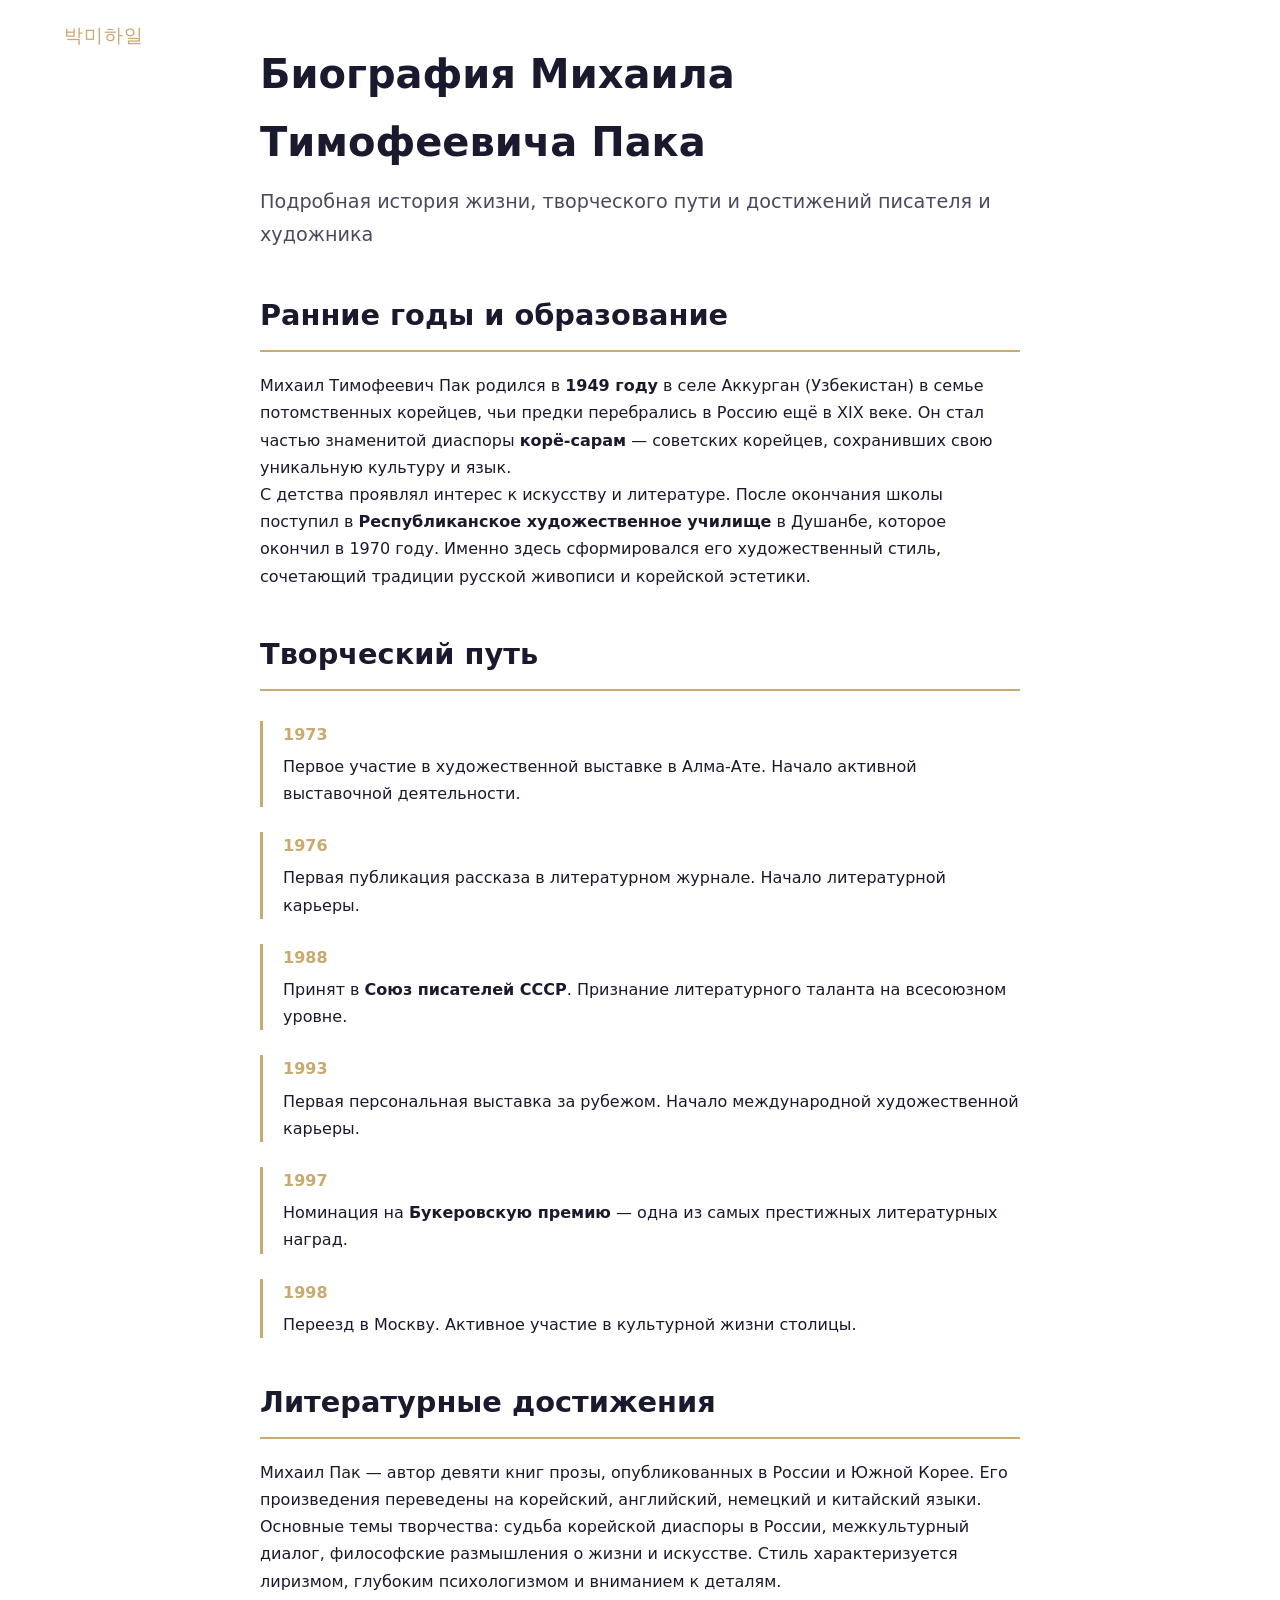
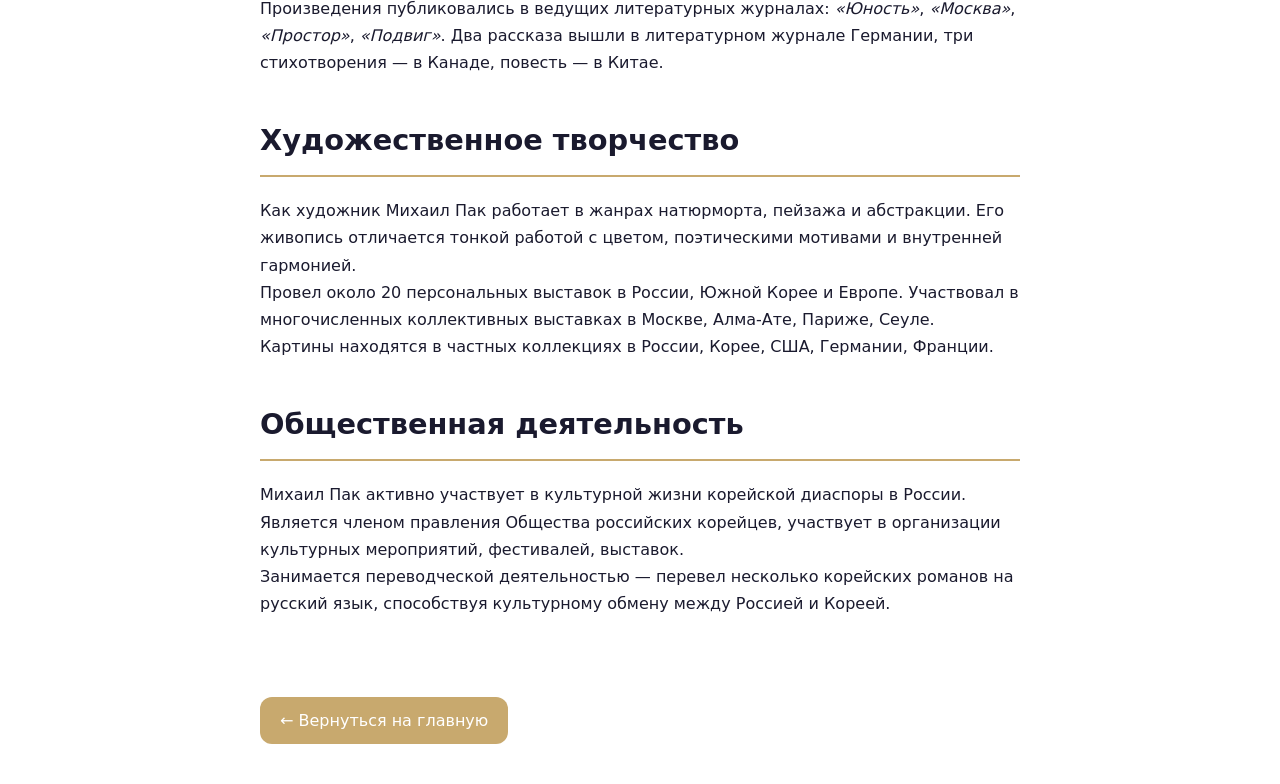
<file: pages/biography.html>
<!DOCTYPE html>
<html lang="ru">
<head>
  <meta charset="UTF-8">
  <meta name="viewport" content="width=device-width, initial-scale=1.0">
  <title>Биография Михаила Пака - подробная история жизни и творчества</title>
  <meta name="description" content="Подробная биография Михаила Тимофеевича Пака: детство, образование, творческий путь, литературные и художественные достижения, премии и награды.">
  <meta name="keywords" content="биография Михаила Пака, жизнь Михаила Пака, творческий путь, образование, карьера, достижения">
  <link rel="canonical" href="https://dimgo66.github.io/mpark/pages/biography.html">
  
  <!-- Open Graph -->
  <meta property="og:title" content="Биография Михаила Пака - подробная история жизни и творчества">
  <meta property="og:description" content="Подробная биография Михаила Тимофеевича Пака: детство, образование, творческий путь, литературные и художественные достижения.">
  <meta property="og:image" content="https://raw.githubusercontent.com/dimgo66/mpark/main/icons/og-image.png">
  <meta property="og:type" content="article">
  <meta property="og:url" content="https://dimgo66.github.io/mpark/pages/biography.html">
  
  <!-- Styles -->
  <link rel="stylesheet" href="../css/style.css">
  <style>
    .biography-container {
      max-width: 800px;
      margin: 0 auto;
      padding: 40px 20px;
    }
    .biography-header {
      margin-bottom: 40px;
    }
    .biography-title {
      font-size: 2.5rem;
      margin-bottom: 10px;
      color: var(--clr-ink);
    }
    .biography-subtitle {
      font-size: 1.2rem;
      color: var(--clr-text-muted);
      margin-bottom: 30px;
    }
    .biography-section {
      margin-bottom: 40px;
    }
    .biography-section h2 {
      font-size: 1.8rem;
      margin-bottom: 20px;
      color: var(--clr-ink);
      border-bottom: 2px solid var(--clr-warm);
      padding-bottom: 10px;
    }
    .biography-timeline {
      margin: 30px 0;
    }
    .timeline-item {
      margin-bottom: 25px;
      padding-left: 20px;
      border-left: 3px solid var(--clr-warm);
    }
    .timeline-year {
      font-weight: bold;
      color: var(--clr-warm);
      margin-bottom: 5px;
    }
    .back-link {
      display: inline-block;
      margin-top: 40px;
      padding: 10px 20px;
      background: var(--clr-warm);
      color: white;
      border-radius: var(--radius);
      text-decoration: none;
    }
    .back-link:hover {
      background: var(--clr-warm-light);
    }
  </style>
</head>
<body>
  <header class="site-header">
    <nav class="nav-container">
      <a href="../index.html" class="nav-logo">
        <span class="logo-kr">박미하일</span>
        <span class="logo-sep">|</span>
        <span class="logo-ru">Михаил Пак</span>
      </a>
    </nav>
  </header>

  <main class="biography-container">
    <div class="biography-header">
      <h1 class="biography-title">Биография Михаила Тимофеевича Пака</h1>
      <p class="biography-subtitle">Подробная история жизни, творческого пути и достижений писателя и художника</p>
    </div>

    <div class="biography-section">
      <h2>Ранние годы и образование</h2>
      <p>Михаил Тимофеевич Пак родился в <strong>1949 году</strong> в селе Аккурган (Узбекистан) в семье потомственных корейцев, чьи предки перебрались в Россию ещё в XIX веке. Он стал частью знаменитой диаспоры <strong>корё-сарам</strong> — советских корейцев, сохранивших свою уникальную культуру и язык.</p>
      
      <p>С детства проявлял интерес к искусству и литературе. После окончания школы поступил в <strong>Республиканское художественное училище</strong> в Душанбе, которое окончил в 1970 году. Именно здесь сформировался его художественный стиль, сочетающий традиции русской живописи и корейской эстетики.</p>
    </div>

    <div class="biography-section">
      <h2>Творческий путь</h2>
      
      <div class="biography-timeline">
        <div class="timeline-item">
          <div class="timeline-year">1973</div>
          <p>Первое участие в художественной выставке в Алма-Ате. Начало активной выставочной деятельности.</p>
        </div>
        
        <div class="timeline-item">
          <div class="timeline-year">1976</div>
          <p>Первая публикация рассказа в литературном журнале. Начало литературной карьеры.</p>
        </div>
        
        <div class="timeline-item">
          <div class="timeline-year">1988</div>
          <p>Принят в <strong>Союз писателей СССР</strong>. Признание литературного таланта на всесоюзном уровне.</p>
        </div>
        
        <div class="timeline-item">
          <div class="timeline-year">1993</div>
          <p>Первая персональная выставка за рубежом. Начало международной художественной карьеры.</p>
        </div>
        
        <div class="timeline-item">
          <div class="timeline-year">1997</div>
          <p>Номинация на <strong>Букеровскую премию</strong> — одна из самых престижных литературных наград.</p>
        </div>
        
        <div class="timeline-item">
          <div class="timeline-year">1998</div>
          <p>Переезд в Москву. Активное участие в культурной жизни столицы.</p>
        </div>
      </div>
    </div>

    <div class="biography-section">
      <h2>Литературные достижения</h2>
      <p>Михаил Пак — автор девяти книг прозы, опубликованных в России и Южной Корее. Его произведения переведены на корейский, английский, немецкий и китайский языки.</p>
      
      <p>Основные темы творчества: судьба корейской диаспоры в России, межкультурный диалог, философские размышления о жизни и искусстве. Стиль характеризуется лиризмом, глубоким психологизмом и вниманием к деталям.</p>
      
      <p>Произведения публиковались в ведущих литературных журналах: <em>«Юность»</em>, <em>«Москва»</em>, <em>«Простор»</em>, <em>«Подвиг»</em>. Два рассказа вышли в литературном журнале Германии, три стихотворения — в Канаде, повесть — в Китае.</p>
    </div>

    <div class="biography-section">
      <h2>Художественное творчество</h2>
      <p>Как художник Михаил Пак работает в жанрах натюрморта, пейзажа и абстракции. Его живопись отличается тонкой работой с цветом, поэтическими мотивами и внутренней гармонией.</p>
      
      <p>Провел около 20 персональных выставок в России, Южной Корее и Европе. Участвовал в многочисленных коллективных выставках в Москве, Алма-Ате, Париже, Сеуле.</p>
      
      <p>Картины находятся в частных коллекциях в России, Корее, США, Германии, Франции.</p>
    </div>

    <div class="biography-section">
      <h2>Общественная деятельность</h2>
      <p>Михаил Пак активно участвует в культурной жизни корейской диаспоры в России. Является членом правления Общества российских корейцев, участвует в организации культурных мероприятий, фестивалей, выставок.</p>
      
      <p>Занимается переводческой деятельностью — перевел несколько корейских романов на русский язык, способствуя культурному обмену между Россией и Кореей.</p>
    </div>

    <a href="../index.html#about" class="back-link">← Вернуться на главную</a>
  </main>

  <script src="../js/analytics.js" defer></script>
</body>
</html>
</file>
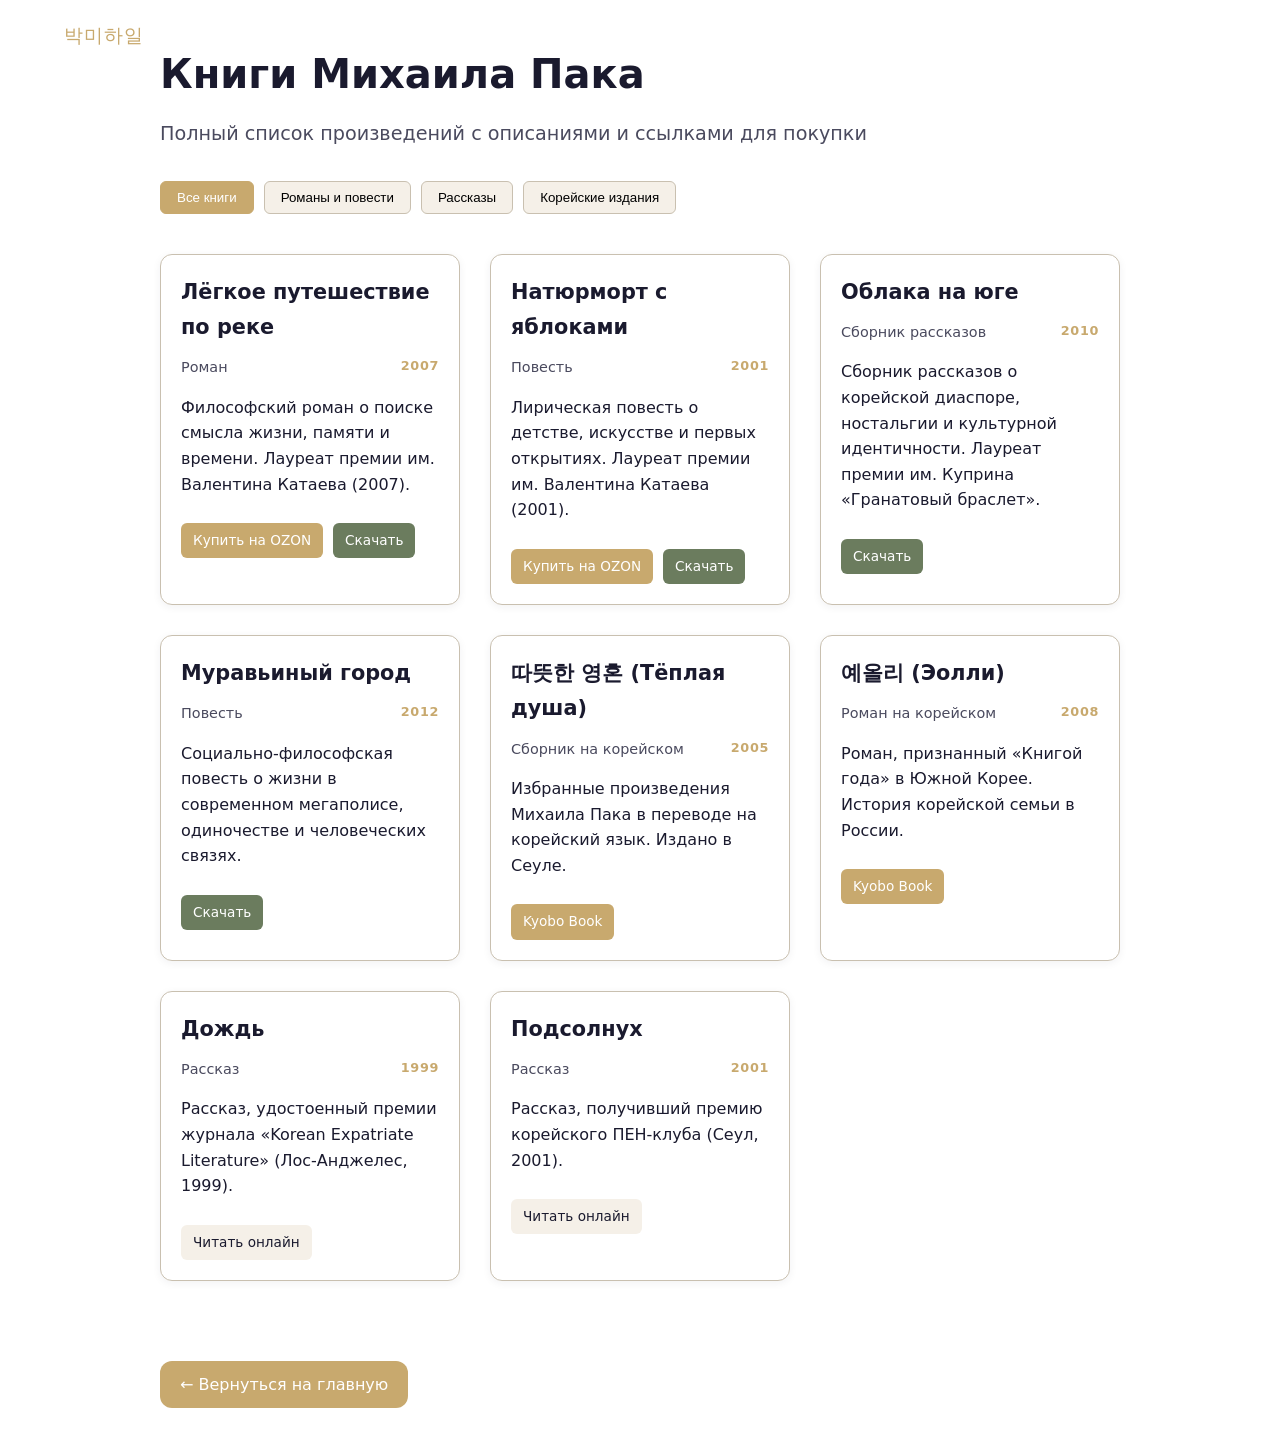
<file: pages/books.html>
<!DOCTYPE html>
<html lang="ru">
<head>
  <meta charset="UTF-8">
  <meta name="viewport" content="width=device-width, initial-scale=1.0">
  <title>Книги Михаила Пака - полный список произведений с описаниями</title>
  <meta name="description" content="Полный список книг Михаила Пака: романы, повести, рассказы. Описания, год издания, где купить и скачать произведения.">
  <meta name="keywords" content="книги Михаила Пака, произведения, романы, повести, рассказы, библиография, купить книги, скачать">
  <link rel="canonical" href="https://dimgo66.github.io/mpark/pages/books.html">
  
  <!-- Open Graph -->
  <meta property="og:title" content="Книги Михаила Пака - полный список произведений">
  <meta property="og:description" content="Все книги Михаила Пака: романы, повести, рассказы с описаниями и ссылками для покупки.">
  <meta property="og:image" content="https://raw.githubusercontent.com/dimgo66/mpark/main/icons/og-image.png">
  <meta property="og:type" content="article">
  <meta property="og:url" content="https://dimgo66.github.io/mpark/pages/books.html">
  
  <!-- Styles -->
  <link rel="stylesheet" href="../css/style.css">
  <style>
    .books-container {
      max-width: 1000px;
      margin: 0 auto;
      padding: 40px 20px;
    }
    .books-header {
      margin-bottom: 40px;
    }
    .books-title {
      font-size: 2.5rem;
      margin-bottom: 10px;
      color: var(--clr-ink);
    }
    .books-subtitle {
      font-size: 1.2rem;
      color: var(--clr-text-muted);
      margin-bottom: 30px;
    }
    .books-filter {
      display: flex;
      gap: 10px;
      margin-bottom: 30px;
      flex-wrap: wrap;
    }
    .filter-btn {
      padding: 8px 16px;
      background: var(--clr-soft);
      border: 1px solid var(--clr-border);
      border-radius: var(--radius-sm);
      cursor: pointer;
      transition: var(--transition);
    }
    .filter-btn.active {
      background: var(--clr-warm);
      color: white;
      border-color: var(--clr-warm);
    }
    .books-grid {
      display: grid;
      grid-template-columns: repeat(auto-fill, minmax(300px, 1fr));
      gap: 30px;
      margin-bottom: 40px;
    }
    .book-card {
      border: 1px solid var(--clr-border);
      border-radius: var(--radius);
      padding: 20px;
      transition: var(--transition);
    }
    .book-card:hover {
      box-shadow: var(--shadow-md);
      transform: translateY(-5px);
    }
    .book-card h3 {
      font-size: 1.3rem;
      margin-bottom: 10px;
      color: var(--clr-ink);
    }
    .book-meta {
      display: flex;
      justify-content: space-between;
      margin-bottom: 15px;
      font-size: 0.9rem;
      color: var(--clr-text-muted);
    }
    .book-year {
      font-weight: bold;
      color: var(--clr-warm);
    }
    .book-description {
      margin-bottom: 20px;
      line-height: 1.6;
    }
    .book-links {
      display: flex;
      gap: 10px;
      flex-wrap: wrap;
    }
    .book-link {
      padding: 6px 12px;
      background: var(--clr-soft);
      border-radius: var(--radius-sm);
      font-size: 0.85rem;
      text-decoration: none;
      color: var(--clr-text);
    }
    .book-link.buy {
      background: var(--clr-warm);
      color: white;
    }
    .book-link.download {
      background: var(--clr-sage);
      color: white;
    }
    .back-link {
      display: inline-block;
      margin-top: 40px;
      padding: 10px 20px;
      background: var(--clr-warm);
      color: white;
      border-radius: var(--radius);
      text-decoration: none;
    }
  </style>
</head>
<body>
  <header class="site-header">
    <nav class="nav-container">
      <a href="../index.html" class="nav-logo">
        <span class="logo-kr">박미하일</span>
        <span class="logo-sep">|</span>
        <span class="logo-ru">Михаил Пак</span>
      </a>
    </nav>
  </header>

  <main class="books-container">
    <div class="books-header">
      <h1 class="books-title">Книги Михаила Пака</h1>
      <p class="books-subtitle">Полный список произведений с описаниями и ссылками для покупки</p>
      
      <div class="books-filter">
        <button class="filter-btn active" data-filter="all">Все книги</button>
        <button class="filter-btn" data-filter="novel">Романы и повести</button>
        <button class="filter-btn" data-filter="story">Рассказы</button>
        <button class="filter-btn" data-filter="korean">Корейские издания</button>
      </div>
    </div>

    <div class="books-grid">
      <!-- Роман "Лёгкое путешествие по реке" -->
      <div class="book-card" data-category="novel">
        <h3>Лёгкое путешествие по реке</h3>
        <div class="book-meta">
          <span class="book-type">Роман</span>
          <span class="book-year">2007</span>
        </div>
        <div class="book-description">
          Философский роман о поиске смысла жизни, памяти и времени. Лауреат премии им. Валентина Катаева (2007).
        </div>
        <div class="book-links">
          <a href="https://www.ozon.ru/product/natyurmort-s-yablokami-legkoe-puteshestvie-po-reke-tanets-beloy-kuritsy-muravinyy-gorod-t-2-3503256498/" class="book-link buy" target="_blank">Купить на OZON</a>
          <a href="https://royallib.com/book/pak_mihail/legkoe_puteshestvie_po_reke.html" class="book-link download" target="_blank">Скачать</a>
        </div>
      </div>

      <!-- Повесть "Натюрморт с яблоками" -->
      <div class="book-card" data-category="novel">
        <h3>Натюрморт с яблоками</h3>
        <div class="book-meta">
          <span class="book-type">Повесть</span>
          <span class="book-year">2001</span>
        </div>
        <div class="book-description">
          Лирическая повесть о детстве, искусстве и первых открытиях. Лауреат премии им. Валентина Катаева (2001).
        </div>
        <div class="book-links">
          <a href="https://www.ozon.ru/product/natyurmort-s-yablokami-legkoe-puteshestvie-po-reke-tanets-beloy-kuritsy-muravinyy-gorod-t-2-3503256498/" class="book-link buy" target="_blank">Купить на OZON</a>
          <a href="https://royallib.com/book/pak_mihail/natyurmort_s_yablokami.html" class="book-link download" target="_blank">Скачать</a>
        </div>
      </div>

      <!-- Сборник "Облака на юге" -->
      <div class="book-card" data-category="story">
        <h3>Облака на юге</h3>
        <div class="book-meta">
          <span class="book-type">Сборник рассказов</span>
          <span class="book-year">2010</span>
        </div>
        <div class="book-description">
          Сборник рассказов о корейской диаспоре, ностальгии и культурной идентичности. Лауреат премии им. Куприна «Гранатовый браслет».
        </div>
        <div class="book-links">
          <a href="https://royallib.com/book/pak_mihail/oblaka_na_yuge.html" class="book-link download" target="_blank">Скачать</a>
        </div>
      </div>

      <!-- Роман "Муравьиный город" -->
      <div class="book-card" data-category="novel">
        <h3>Муравьиный город</h3>
        <div class="book-meta">
          <span class="book-type">Повесть</span>
          <span class="book-year">2012</span>
        </div>
        <div class="book-description">
          Социально-философская повесть о жизни в современном мегаполисе, одиночестве и человеческих связях.
        </div>
        <div class="book-links">
          <a href="https://royallib.com/book/pak_mihail/muraviniy_gorod.html" class="book-link download" target="_blank">Скачать</a>
        </div>
      </div>

      <!-- Корейское издание "Тёплая душа" -->
      <div class="book-card" data-category="korean">
        <h3>따뜻한 영혼 (Тёплая душа)</h3>
        <div class="book-meta">
          <span class="book-type">Сборник на корейском</span>
          <span class="book-year">2005</span>
        </div>
        <div class="book-description">
          Избранные произведения Михаила Пака в переводе на корейский язык. Издано в Сеуле.
        </div>
        <div class="book-links">
          <a href="https://store.kyobobook.co.kr/person/detail/1113387501" class="book-link buy" target="_blank">Kyobo Book</a>
        </div>
      </div>

      <!-- Корейское издание "Эолли" -->
      <div class="book-card" data-category="korean">
        <h3>예올리 (Эолли)</h3>
        <div class="book-meta">
          <span class="book-type">Роман на корейском</span>
          <span class="book-year">2008</span>
        </div>
        <div class="book-description">
          Роман, признанный «Книгой года» в Южной Корее. История корейской семьи в России.
        </div>
        <div class="book-links">
          <a href="https://store.kyobobook.co.kr/person/detail/1113387501" class="book-link buy" target="_blank">Kyobo Book</a>
        </div>
      </div>

      <!-- Рассказ "Дождь" -->
      <div class="book-card" data-category="story">
        <h3>Дождь</h3>
        <div class="book-meta">
          <span class="book-type">Рассказ</span>
          <span class="book-year">1999</span>
        </div>
        <div class="book-description">
          Рассказ, удостоенный премии журнала «Korean Expatriate Literature» (Лос-Анджелес, 1999).
        </div>
        <div class="book-links">
          <a href="https://koryo-saram.site/proizvedeniya-mihaila-paka/" class="book-link" target="_blank">Читать онлайн</a>
        </div>
      </div>

      <!-- Рассказ "Подсолнух" -->
      <div class="book-card" data-category="story">
        <h3>Подсолнух</h3>
        <div class="book-meta">
          <span class="book-type">Рассказ</span>
          <span class="book-year">2001</span>
        </div>
        <div class="book-description">
          Рассказ, получивший премию корейского ПЕН-клуба (Сеул, 2001).
        </div>
        <div class="book-links">
          <a href="https://koryo-saram.site/proizvedeniya-mihaila-paka/" class="book-link" target="_blank">Читать онлайн</a>
        </div>
      </div>
    </div>

    <a href="../index.html#books" class="back-link">← Вернуться на главную</a>
  </main>

  <script>
    // Фильтрация книг
    document.addEventListener('DOMContentLoaded', function() {
      const filterBtns = document.querySelectorAll('.filter-btn');
      const bookCards = document.querySelectorAll('.book-card');
      
      filterBtns.forEach(btn => {
        btn.addEventListener('click', function() {
          // Удаляем активный класс у всех кнопок
          filterBtns.forEach(b => b.classList.remove('active'));
          // Добавляем активный класс текущей кнопке
          this.classList.add('active');
          
          const filter = this.getAttribute('data-filter');
          
          // Показываем/скрываем карточки
          bookCards.forEach(card => {
            if (filter === 'all' || card.getAttribute('data-category') === filter) {
              card.style.display = 'block';
            } else {
              card.style.display = 'none';
            }
          });
        });
      });
    });
  </script>
  
  <script src="../js/analytics.js" defer></script>
</body>
</html>
</file>
<file: css/style.css>
/* =====================================================
   МИХАИЛ ПАК — САЙТ-ПОРТФОЛИО
   Основные стили
   ===================================================== */

/* --- RESET & BASE --- */
*, *::before, *::after {
  box-sizing: border-box;
  margin: 0;
  padding: 0;
}

:root {
  /* Цветовая схема — тёплая, культурная, изысканная */
  --clr-ink:        #1a1a2e;
  --clr-charcoal:   #2d2d44;
  --clr-dark:       #16213e;
  --clr-warm:       #c8a96e;        /* золотистый акцент */
  --clr-warm-light: #e8c98a;
  --clr-red:        #8b2635;        /* корейский красный */
  --clr-sage:       #6b7c5e;        /* оливковый */
  --clr-cream:      #faf7f2;
  --clr-soft:       #f5f0e8;
  --clr-white:      #ffffff;
  --clr-text:       #1a1a2e;
  --clr-text-muted: #4a4a5e;
  --clr-border:     #c9c0b0;

  /* Типографика */
  --ff-serif:   'Cormorant Garamond', 'Georgia', serif;
  --ff-sans:    'Inter', 'system-ui', sans-serif;

  /* Размеры */
  --nav-h:     72px;
  --max-w:     1200px;
  --radius:    12px;
  --radius-sm: 6px;

  /* Safe area insets для мобильных устройств с вырезами */
  --safe-area-top:    env(safe-area-inset-top, 0px);
  --safe-area-right:  env(safe-area-inset-right, 0px);
  --safe-area-bottom: env(safe-area-inset-bottom, 0px);
  --safe-area-left:   env(safe-area-inset-left, 0px);

  /* Тени */
  --shadow-sm:  0 2px 8px rgba(26,26,46,.06);
  --shadow-md:  0 8px 24px rgba(26,26,46,.1);
  --shadow-lg:  0 20px 60px rgba(26,26,46,.16);

  --transition: 0.3s ease;
}

html {
  scroll-behavior: smooth;
  font-size: 16px;
}

body {
  font-family: var(--ff-sans);
  color: var(--clr-text);
  background: var(--clr-white);
  line-height: 1.7;
  overflow-x: hidden;
}

img { max-width: 100%; height: auto; display: block; }
a   { color: inherit; text-decoration: none; }

/* --- UTILITY --- */
.container {
  max-width: var(--max-w);
  margin: 0 auto;
  padding: 0 24px;
}

/* Screen reader only */
.sr-only {
  position: absolute;
  width: 1px;
  height: 1px;
  padding: 0;
  margin: -1px;
  overflow: hidden;
  clip: rect(0, 0, 0, 0);
  white-space: nowrap;
  border: 0;
}

.btn {
  display: inline-flex;
  align-items: center;
  gap: 8px;
  padding: 12px 28px;
  border-radius: 50px;
  font-family: var(--ff-sans);
  font-size: 0.875rem;
  font-weight: 500;
  letter-spacing: 0.04em;
  cursor: pointer;
  transition: var(--transition);
  border: 2px solid transparent;
  white-space: nowrap;
  touch-action: manipulation;
}
.btn-primary {
  background: var(--clr-warm);
  color: var(--clr-ink);
}
.btn-primary:hover {
  background: var(--clr-warm-light);
  transform: translateY(-2px);
  box-shadow: var(--shadow-md);
}
.btn-secondary {
  background: var(--clr-ink);
  color: var(--clr-white);
}
.btn-secondary:hover {
  background: var(--clr-charcoal);
  transform: translateY(-2px);
  box-shadow: var(--shadow-md);
}
.btn-light {
  background: var(--clr-white);
  color: var(--clr-ink);
}
.btn-light:hover {
  background: var(--clr-cream);
  transform: translateY(-2px);
}
.btn-outline {
  background: transparent;
  border-color: rgba(255,255,255,0.6);
  color: var(--clr-white);
}
.btn-outline:hover {
  background: rgba(255,255,255,0.15);
  border-color: var(--clr-white);
}
.btn-outline-light {
  background: transparent;
  border-color: rgba(200,169,110,0.5);
  color: var(--clr-warm);
}
.btn-outline-light:hover {
  background: rgba(200,169,110,0.12);
  border-color: var(--clr-warm);
  transform: translateY(-2px);
}

/* --- NAVIGATION --- */
.site-header {
  position: fixed;
  top: 0;
  left: 0;
  right: 0;
  z-index: 100;
  height: calc(var(--nav-h) + var(--safe-area-top));
  padding-top: var(--safe-area-top);
  transition: background var(--transition), box-shadow var(--transition);
  background: transparent;
}
.site-header.scrolled {
  background: rgba(26,26,46,0.95);
  backdrop-filter: blur(12px);
  box-shadow: 0 2px 20px rgba(0,0,0,0.3);
}

.nav-container {
  max-width: var(--max-w);
  margin: 0 auto;
  padding: 0 24px;
  height: 100%;
  display: flex;
  align-items: center;
  justify-content: space-between;
  gap: 24px;
}

.nav-logo {
  display: flex;
  align-items: center;
  gap: 10px;
  color: var(--clr-white);
  font-size: 0.9rem;
}
.logo-kr {
  font-family: var(--ff-serif);
  font-size: 1.2rem;
  color: var(--clr-warm);
  letter-spacing: 0.05em;
}
.logo-sep { opacity: 0.4; }
.logo-ru  { font-weight: 500; letter-spacing: 0.03em; }

.nav-menu {
  display: flex;
  list-style: none;
  gap: 4px;
}
.nav-link {
  display: block;
  padding: 8px 14px;
  color: rgba(255,255,255,0.95);
  font-size: 0.875rem;
  font-weight: 400;
  letter-spacing: 0.02em;
  border-radius: var(--radius-sm);
  transition: var(--transition);
  touch-action: manipulation;
}
.nav-link:hover {
  color: var(--clr-warm);
  background: rgba(200,169,110,0.1);
}

.nav-toggle {
  display: none;
  flex-direction: column;
  gap: 5px;
  background: none;
  border: none;
  cursor: pointer;
  padding: 8px;
}
.nav-toggle span {
  display: block;
  width: 24px;
  height: 2px;
  background: var(--clr-white);
  border-radius: 2px;
  transition: var(--transition);
}

/* --- HERO --- */
.hero {
  position: relative;
  min-height: 100vh;
  display: flex;
  align-items: center;
  overflow: hidden;
}

.hero-bg {
  position: absolute;
  inset: 0;
  width: 100%;
  height: 100%;
  object-fit: cover;
  object-position: center 45%;
  z-index: 0;
}

.hero::before {
  content: '';
  position: absolute;
  inset: 0;
  background: linear-gradient(135deg, rgba(22,33,62,0.92) 0%, rgba(45,45,68,0.85) 60%, rgba(139,38,53,0.7) 100%);
  z-index: 1;
}

.hero-overlay {
  position: absolute;
  inset: 0;
  background: radial-gradient(ellipse at 70% 50%, rgba(200,169,110,0.08) 0%, transparent 70%);
  z-index: 1;
}

.hero-content {
  position: relative;
  z-index: 2;
  max-width: var(--max-w);
  width: 100%;
  margin: 0 auto;
  padding: calc(var(--nav-h) + var(--safe-area-top) + 40px) 24px 80px;
}

.hero-tag {
  font-size: 0.8rem;
  letter-spacing: 0.2em;
  text-transform: uppercase;
  color: var(--clr-warm);
  margin-bottom: 24px;
  font-weight: 500;
}

.hero-title {
  font-family: var(--ff-serif);
  font-size: clamp(3rem, 8vw, 7rem);
  font-weight: 300;
  line-height: 1.05;
  color: var(--clr-white);
  margin-bottom: 28px;
  letter-spacing: -0.01em;
}

.hero-sub {
  font-family: var(--ff-serif);
  font-size: clamp(1rem, 2.5vw, 1.35rem);
  color: rgba(255,255,255,0.7);
  font-style: italic;
  margin-bottom: 48px;
  max-width: 500px;
  line-height: 1.6;
}

.hero-cta {
  display: flex;
  gap: 16px;
  flex-wrap: wrap;
}

.hero-scroll {
  position: absolute;
  bottom: 36px;
  left: 50%;
  transform: translateX(-50%);
  display: flex;
  flex-direction: column;
  align-items: center;
  gap: 8px;
  color: rgba(255,255,255,0.5);
  font-size: 0.75rem;
  letter-spacing: 0.1em;
  text-transform: uppercase;
  animation: bounce 2s ease-in-out infinite;
}

@media (prefers-reduced-motion: reduce) {
  .hero-scroll {
    animation: none;
  }
}

@keyframes bounce {
  0%, 100% { transform: translateX(-50%) translateY(0); }
  50%       { transform: translateX(-50%) translateY(8px); }
}

/* --- SECTIONS --- */
.section {
  padding: 100px 0;
}
.section-dark {
  background: var(--clr-dark);
  color: var(--clr-white);
}
.section-soft {
  background: var(--clr-soft);
}

.section-header {
  text-align: center;
  margin-bottom: 64px;
}
.section-header--light .section-title,
.section-header--light .section-tag { color: var(--clr-white); }
.section-header--light .section-desc { color: rgba(255,255,255,0.65); }

.section-tag {
  display: inline-block;
  font-size: 0.75rem;
  letter-spacing: 0.18em;
  text-transform: uppercase;
  color: var(--clr-red);
  font-weight: 600;
  margin-bottom: 16px;
}
.section-title {
  font-family: var(--ff-serif);
  font-size: clamp(2rem, 5vw, 3.2rem);
  font-weight: 400;
  line-height: 1.15;
  color: var(--clr-text);
  margin-bottom: 16px;
}
.section-desc {
  font-size: 1.05rem;
  color: var(--clr-text-muted);
  max-width: 600px;
  margin: 0 auto;
}

/* --- ABOUT --- */
.about-grid {
  display: grid;
  grid-template-columns: 340px 1fr;
  gap: 72px;
  align-items: start;
}

.about-photo-col {
  position: sticky;
  top: calc(var(--nav-h) + var(--safe-area-top) + 24px);
}

.about-photo-wrap {
  border-radius: var(--radius);
  overflow: hidden;
  box-shadow: var(--shadow-lg);
  margin-bottom: 20px;
}
.about-photo {
  width: 100%;
  aspect-ratio: 3/4;
  object-fit: cover;
  object-position: 50% 65%;
  transition: transform 0.6s ease;
}
.about-photo-wrap:hover .about-photo { transform: scale(1.03); }
.about-photo-caption {
  background: var(--clr-ink);
  color: var(--clr-warm);
  text-align: center;
  padding: 12px;
  font-family: var(--ff-serif);
  font-size: 0.95rem;
  letter-spacing: 0.05em;
}

.about-badges { display: flex; flex-direction: column; gap: 10px; }
.badge {
  display: flex;
  align-items: center;
  gap: 12px;
  background: var(--clr-soft);
  border: 1px solid var(--clr-border);
  border-radius: var(--radius-sm);
  padding: 12px 16px;
  font-size: 0.82rem;
  font-weight: 500;
  color: var(--clr-text);
}
.badge i { color: var(--clr-warm); font-size: 1rem; }

.about-quote {
  border-left: 3px solid var(--clr-warm);
  padding-left: 24px;
  margin-bottom: 28px;
}
.about-quote blockquote {
  font-family: var(--ff-serif);
  font-size: 1.25rem;
  font-style: italic;
  color: var(--clr-charcoal);
  line-height: 1.5;
  margin-bottom: 8px;
}
.about-quote cite {
  font-size: 0.85rem;
  color: var(--clr-text-muted);
}

.about-text-col p {
  margin-bottom: 20px;
  font-size: 1rem;
  line-height: 1.8;
  color: var(--clr-text);
}

.awards-title {
  font-family: var(--ff-serif);
  font-size: 1.2rem;
  color: var(--clr-text);
  margin: 36px 0 20px;
  padding-bottom: 12px;
  border-bottom: 1px solid var(--clr-border);
}

.awards-grid {
  list-style: none;
  padding-left: 0;
  margin: 0;
}

.award-item {
  display: flex;
  gap: 20px;
  padding: 14px 0;
  border-bottom: 1px solid var(--clr-border);
  align-items: flex-start;
}
.award-year {
  flex-shrink: 0;
  font-family: var(--ff-serif);
  font-size: 1.1rem;
  font-weight: 600;
  color: var(--clr-red);
  min-width: 44px;
}
.award-text { font-size: 0.9rem; line-height: 1.6; color: var(--clr-text); }

/* --- ART --- */
.art-intro {
  max-width: 760px;
  margin: 0 auto 56px;
  text-align: center;
  font-size: 1.1rem;
  color: rgba(255,255,255,0.8);
  line-height: 1.8;
}

.art-facts {
  display: grid;
  grid-template-columns: repeat(4, 1fr);
  gap: 20px;
  margin-bottom: 56px;
}
.art-fact {
  background: rgba(255,255,255,0.07);
  border: 1px solid rgba(200,169,110,0.2);
  border-radius: var(--radius);
  padding: 24px 20px;
  display: flex;
  gap: 14px;
  align-items: flex-start;
}
.art-fact-icon {
  width: 40px;
  height: 40px;
  border-radius: 50%;
  background: rgba(200,169,110,0.15);
  display: flex;
  align-items: center;
  justify-content: center;
  flex-shrink: 0;
}
.art-fact-icon i { color: var(--clr-warm); font-size: 1rem; }
.art-fact-body {
  display: flex;
  flex-direction: column;
  gap: 4px;
}
.art-fact-body strong { color: var(--clr-warm-light); font-size: 0.95rem; }
.art-fact-body span  { font-size: 0.8rem; color: rgba(255,255,255,0.6); line-height: 1.4; }

.art-quote-wrap {
  border: 1px solid rgba(200,169,110,0.25);
  border-radius: var(--radius);
  padding: 36px 48px;
  margin-bottom: 40px;
  text-align: center;
}
.art-quote {
  font-family: var(--ff-serif);
  font-size: 1.2rem;
  font-style: italic;
  color: rgba(255,255,255,0.85);
  line-height: 1.7;
  margin-bottom: 16px;
}
.art-quote-wrap cite {
  font-size: 0.85rem;
  color: var(--clr-warm);
  letter-spacing: 0.05em;
}

.art-links {
  display: flex;
  gap: 16px;
  flex-wrap: wrap;
  justify-content: center;
}

/* --- GALLERY --- */
.gallery-grid {
  display: grid;
  grid-template-columns: repeat(3, 1fr);
  gap: 24px;
}

.gallery-item {
  border-radius: var(--radius);
  overflow: hidden;
  box-shadow: var(--shadow-sm);
  transition: transform var(--transition), box-shadow var(--transition);
  background: var(--clr-soft);
}
.gallery-item:hover {
  transform: translateY(-6px);
  box-shadow: var(--shadow-lg);
}

.gallery-img-wrap {
  position: relative;
  overflow: hidden;
  aspect-ratio: 4/3;
  cursor: pointer;
}
.gallery-img-wrap img {
  width: 100%;
  height: 100%;
  object-fit: cover;
  transition: transform 0.6s ease;
}
.gallery-item:hover .gallery-img-wrap img { transform: scale(1.05); }

.gallery-overlay {
  position: absolute;
  inset: 0;
  background: rgba(26,26,46,0.5);
  display: flex;
  align-items: center;
  justify-content: center;
  opacity: 0;
  transition: var(--transition);
}
.gallery-item:hover .gallery-overlay { opacity: 1; }
.gallery-overlay i { color: white; font-size: 2rem; }

.gallery-overlay-video {
  flex-direction: column;
  gap: 8px;
  opacity: 1;
  background: rgba(26,26,46,0.4);
}
.gallery-overlay-video i { font-size: 3rem; color: #ff0000; }
.gallery-overlay-video span { color: white; font-size: 0.85rem; font-weight: 500; }

.gallery-img-video .gallery-video-link { display: block; width: 100%; height: 100%; }
.gallery-img-video img { width: 100%; height: 100%; object-fit: cover; }

.gallery-caption {
  padding: 16px 20px;
  display: flex;
  flex-direction: column;
  gap: 4px;
}
.gallery-caption-title {
  font-family: var(--ff-serif);
  font-size: 1rem;
  font-weight: 600;
  color: var(--clr-text);
}
.gallery-caption-sub { font-size: 0.8rem; color: var(--clr-text-muted); }

.gallery-item-more {
  background: var(--clr-ink);
  display: flex;
  align-items: center;
  justify-content: center;
}
.gallery-more-link {
  display: flex;
  width: 100%;
  height: 100%;
  min-height: 200px;
  align-items: center;
  justify-content: center;
  padding: 32px;
}
.gallery-more-inner {
  text-align: center;
  display: flex;
  flex-direction: column;
  align-items: center;
  gap: 12px;
  color: var(--clr-warm);
  transition: var(--transition);
}
.gallery-item-more:hover .gallery-more-inner { transform: scale(1.05); }
.gallery-more-inner i { font-size: 2.5rem; }
.gallery-more-inner span { font-size: 1.1rem; font-weight: 500; }
.gallery-more-inner small { font-size: 0.8rem; color: var(--clr-warm-light); }

/* --- BOOKS --- */
.books-tabs {
  display: flex;
  gap: 8px;
  margin-bottom: 48px;
  justify-content: center;
  flex-wrap: wrap;
}
.tab-btn {
  padding: 10px 28px;
  border-radius: 50px;
  border: 2px solid var(--clr-border);
  background: transparent;
  color: var(--clr-text-muted);
  font-size: 0.9rem;
  font-weight: 500;
  cursor: pointer;
  transition: var(--transition);
  font-family: var(--ff-sans);
}
.tab-btn:hover, .tab-btn--active {
  background: var(--clr-ink);
  border-color: var(--clr-ink);
  color: var(--clr-white);
}

.tab-panel { display: none; }
.tab-panel--active { display: block; }

.books-grid {
  display: grid;
  grid-template-columns: repeat(2, 1fr);
  gap: 24px;
  margin-bottom: 40px;
}

.book-card {
  background: var(--clr-white);
  border: 1px solid var(--clr-border);
  border-radius: var(--radius);
  overflow: hidden;
  transition: var(--transition);
  box-shadow: var(--shadow-sm);
}
.book-card:hover {
  transform: translateY(-4px);
  box-shadow: var(--shadow-md);
}

.book-cover {
  height: 160px;
  display: flex;
  align-items: center;
  justify-content: center;
}
.book-cover i { font-size: 3rem; opacity: 0.3; color: white; }

.book-cover--1 { background: linear-gradient(135deg,#16213e,#0f3460); }
.book-cover--2 { background: linear-gradient(135deg,#1b1b2f,#8b2635); }
.book-cover--3 { background: linear-gradient(135deg,#2d3561,#5c2d6e); }
.book-cover--4 { background: linear-gradient(135deg,#3d5a3e,#6b7c5e); }
.book-cover--5 { background: linear-gradient(135deg,#6b4f2a,#c8a96e); }
.book-cover--6 { background: linear-gradient(135deg,#8b2635,#c0392b); }
.book-cover-kr {
  background: linear-gradient(135deg,#003399,#0055aa);
  flex-direction: column;
  gap: 8px;
}
.kr-text {
  font-family: 'Noto Serif KR', serif;
  font-size: 1rem;
  color: rgba(255,255,255,0.9);
  text-align: center;
  padding: 0 16px;
  line-height: 1.4;
}

.book-info {
  padding: 20px;
  display: flex;
  flex-direction: column;
  gap: 6px;
}
.book-info h3 {
  font-family: var(--ff-serif);
  font-size: 1.05rem;
  color: var(--clr-text);
  line-height: 1.3;
}
.book-year {
  font-size: 0.8rem;
  color: var(--clr-red);
  font-weight: 600;
  letter-spacing: 0.05em;
}
.book-info p {
  font-size: 0.82rem;
  color: var(--clr-text-muted);
  line-height: 1.4;
}
.book-transliteration { font-style: italic; }
.book-link {
  display: inline-flex;
  align-items: center;
  gap: 6px;
  font-size: 0.82rem;
  color: var(--clr-red);
  font-weight: 500;
  margin-top: 6px;
  transition: var(--transition);
}
.book-link:hover { gap: 10px; }

.books-more {
  display: flex;
  gap: 16px;
  justify-content: center;
  flex-wrap: wrap;
}

/* Stories */
.stories-list {
  max-width: 760px;
  margin: 0 auto 40px;
  display: flex;
  flex-direction: column;
  gap: 0;
}
.story-item {
  display: flex;
  gap: 24px;
  padding: 18px 0;
  border-bottom: 1px solid var(--clr-border);
  align-items: flex-start;
}
.story-dot {
  width: 10px;
  height: 10px;
  border-radius: 50%;
  background: var(--clr-warm);
  flex-shrink: 0;
  margin-top: 8px;
}
.story-body {
  display: flex;
  flex-direction: column;
  gap: 4px;
}
.story-body h4 { font-family: var(--ff-serif); font-size: 1.05rem; color: var(--clr-text); }
.story-body span { font-size: 0.85rem; color: var(--clr-text-muted); }
.story-body a { font-size: 0.85rem; color: var(--clr-red); font-weight: 500; transition: var(--transition); }
.story-body a:hover { color: var(--clr-warm); }

/* Korean */
.korean-intro {
  max-width: 640px;
  margin: 0 auto 40px;
  text-align: center;
  font-size: 1rem;
  color: var(--clr-text-muted);
}
.korean-intro strong { color: var(--clr-text); }

/* --- VTORNIK --- */
.vtornik-hero {
  background: var(--clr-ink);
  border-radius: var(--radius);
  padding: 40px 48px;
  color: var(--clr-white);
  margin-bottom: 56px;
}
.vtornik-info p { color: rgba(255,255,255,0.8); margin-bottom: 28px; font-size: 1rem; line-height: 1.8; }
.vtornik-stat {
  display: flex;
  gap: 40px;
  margin-bottom: 32px;
}
.vt-stat {
  display: flex;
  flex-direction: column;
  gap: 4px;
}
.vt-stat strong { font-size: 2rem; color: var(--clr-warm); font-family: var(--ff-serif); }
.vt-stat span   { font-size: 0.8rem; color: rgba(255,255,255,0.6); text-transform: uppercase; letter-spacing: 0.1em; }

.vtornik-issues-title {
  font-family: var(--ff-serif);
  font-size: 1.3rem;
  color: var(--clr-text);
  margin-bottom: 20px;
  padding-bottom: 16px;
  border-bottom: 2px solid var(--clr-border);
}

.vtornik-grid {
  margin-bottom: 40px;
}

.vtornik-issue {
  display: flex;
  align-items: center;
  gap: 24px;
  padding: 18px 20px;
  border-bottom: 1px solid var(--clr-border);
  border-radius: var(--radius-sm);
  transition: var(--transition);
}
.vtornik-issue:hover { background: var(--clr-soft); }
.vtornik-issue--highlight { background: var(--clr-soft); border-left: 3px solid var(--clr-warm); }

.vt-issue-num {
  flex-shrink: 0;
  min-width: 90px;
  font-family: var(--ff-serif);
  font-size: 0.9rem;
  color: var(--clr-red);
  font-weight: 600;
  text-align: center;
  line-height: 1.4;
}
.vt-issue-num small { font-family: var(--ff-sans); font-size: 0.75rem; color: var(--clr-text-muted); font-weight: 400; }
.vt-issue-body { flex: 1; }
.vt-issue-body h4 { font-family: var(--ff-serif); font-size: 1rem; color: var(--clr-text); margin-bottom: 4px; }
.vt-issue-body p { font-size: 0.8rem; color: var(--clr-text-muted); }

.vt-issue-link {
  flex-shrink: 0;
  width: 36px;
  height: 36px;
  border-radius: 50%;
  background: var(--clr-soft);
  display: flex;
  align-items: center;
  justify-content: center;
  color: var(--clr-text-muted);
  font-size: 0.8rem;
  transition: var(--transition);
}
.vt-issue-link:hover { background: var(--clr-warm); color: white; }

.vtornik-footer {
  display: flex;
  gap: 16px;
  justify-content: center;
  flex-wrap: wrap;
}

/* --- BUY --- */
.buy-grid {
  display: flex;
  flex-direction: column;
  gap: 48px;
}
.buy-section-title {
  color: var(--clr-warm);
  font-family: var(--ff-serif);
  font-size: 1.2rem;
  margin-bottom: 20px;
  display: flex;
  align-items: center;
  gap: 10px;
}
.buy-section-title i { font-size: 1rem; }
.buy-cards {
  display: grid;
  grid-template-columns: repeat(2, 1fr);
  gap: 16px;
}

.buy-card {
  display: flex;
  align-items: center;
  gap: 16px;
  background: rgba(255,255,255,0.06);
  border: 1px solid rgba(200,169,110,0.2);
  border-radius: var(--radius);
  padding: 18px 20px;
  transition: var(--transition);
  color: var(--clr-white);
}
.buy-card:hover {
  background: rgba(255,255,255,0.1);
  border-color: var(--clr-warm);
  transform: translateX(4px);
}
.buy-card-logo {
  flex-shrink: 0;
  width: 52px;
  height: 52px;
  border-radius: var(--radius-sm);
  background: var(--clr-warm);
  color: var(--clr-ink);
  font-weight: 700;
  font-size: 0.8rem;
  display: flex;
  align-items: center;
  justify-content: center;
  text-align: center;
  line-height: 1.2;
}
.buy-card-body {
  flex: 1;
  display: flex;
  flex-direction: column;
  gap: 4px;
}
.buy-card-body strong { font-size: 0.9rem; color: var(--clr-white); }
.buy-card-body span { font-size: 0.78rem; color: rgba(255,255,255,0.6); line-height: 1.4; }
.buy-price {
  font-size: 0.8rem;
  color: var(--clr-warm);
  font-weight: 600;
  margin-top: 4px;
}
.buy-card > i.fas { color: rgba(200,169,110,0.4); font-size: 0.8rem; }

/* --- LINKS --- */
.links-grid {
  display: grid;
  grid-template-columns: repeat(4, 1fr);
  gap: 20px;
}
.link-card {
  display: flex;
  align-items: flex-start;
  gap: 16px;
  background: var(--clr-white);
  border: 1px solid var(--clr-border);
  border-radius: var(--radius);
  padding: 20px;
  transition: var(--transition);
  box-shadow: var(--shadow-sm);
}
.link-card:hover {
  transform: translateY(-4px);
  box-shadow: var(--shadow-md);
  border-color: var(--clr-warm);
}
.link-card > i {
  font-size: 1.5rem;
  color: var(--clr-warm);
  flex-shrink: 0;
  margin-top: 2px;
}
.link-card div { display: flex; flex-direction: column; gap: 4px; }
.link-card strong { font-size: 0.9rem; color: var(--clr-text); }
.link-card span { font-size: 0.78rem; color: var(--clr-text-muted); line-height: 1.4; }

/* --- FOOTER --- */
.site-footer {
  background: var(--clr-ink);
  color: var(--clr-white);
  padding: 60px 0 0;
}
.footer-inner {
  display: grid;
  grid-template-columns: 1fr 1fr 1fr;
  gap: 48px;
  padding-bottom: 48px;
  border-bottom: 1px solid rgba(255,255,255,0.1);
}
.footer-kr {
  display: block;
  font-family: var(--ff-serif);
  font-size: 1.5rem;
  color: var(--clr-warm);
  margin-bottom: 10px;
  letter-spacing: 0.05em;
}
.footer-brand h2 {
  font-family: var(--ff-serif);
  font-size: 1.3rem;
  font-weight: 400;
  color: var(--clr-white);
  margin-bottom: 10px;
}
.footer-brand p { font-size: 0.85rem; color: rgba(255,255,255,0.55); line-height: 1.8; }

.footer-nav, .footer-ext {
  display: flex;
  flex-direction: column;
  gap: 12px;
}
.footer-nav a, .footer-ext a {
  font-size: 0.875rem;
  color: rgba(255,255,255,0.65);
  transition: var(--transition);
}
.footer-nav a:hover, .footer-ext a:hover { color: var(--clr-warm); }

.footer-bottom {
  padding: 24px 0;
  text-align: center;
}
.footer-bottom p { font-size: 0.8rem; color: rgba(255,255,255,0.6); }

/* --- LIGHTBOX --- */
.lightbox {
  position: fixed;
  inset: 0;
  z-index: 1000;
  display: flex;
  align-items: center;
  justify-content: center;
  opacity: 0;
  pointer-events: none;
  transition: opacity 0.3s ease;
}
.lightbox.active {
  opacity: 1;
  pointer-events: all;
}
.lightbox-overlay {
  position: absolute;
  inset: 0;
  background: rgba(0,0,0,0.88);
  cursor: pointer;
}
.lightbox-content {
  position: relative;
  z-index: 1;
  max-width: 90vw;
  max-height: 90vh;
  display: flex;
  flex-direction: column;
  align-items: center;
  gap: 16px;
}
.lightbox-content img {
  max-width: 80vw;
  max-height: 80vh;
  object-fit: contain;
  border-radius: var(--radius);
  box-shadow: 0 0 60px rgba(0,0,0,0.5);
}
.lightbox-caption {
  color: rgba(255,255,255,0.8);
  font-size: 0.9rem;
  font-family: var(--ff-serif);
  font-style: italic;
}
.lightbox-close {
  position: absolute;
  top: -44px;
  right: 0;
  width: 36px;
  height: 36px;
  border-radius: 50%;
  background: rgba(255,255,255,0.15);
  border: none;
  color: white;
  cursor: pointer;
  display: flex;
  align-items: center;
  justify-content: center;
  font-size: 1rem;
  transition: var(--transition);
}
.lightbox-close:hover { background: var(--clr-red); }

/* =====================================================
   ADAPTIVE / RESPONSIVE
   ===================================================== */

@media (max-width: 1100px) {
  .art-facts { grid-template-columns: repeat(2, 1fr); }
  .links-grid { grid-template-columns: repeat(2, 1fr); }
}

@media (max-width: 900px) {
  .about-grid { grid-template-columns: 1fr; gap: 40px; }
  .about-photo-col { position: static; display: flex; flex-direction: row; align-items: flex-start; gap: 24px; }
  .about-photo-wrap { width: 200px; flex-shrink: 0; }
  .about-badges { flex-direction: row; flex: 1; align-items: flex-start; }

  .books-grid { grid-template-columns: repeat(2, 1fr); }
  .gallery-grid { grid-template-columns: repeat(2, 1fr); }
  .buy-cards { grid-template-columns: 1fr; }
  .footer-inner { grid-template-columns: 1fr 1fr; gap: 32px; }
  .vtornik-hero { padding: 28px 32px; }
  .art-quote-wrap { padding: 28px 28px; }
}

@media (max-width: 680px) {
  :root { --nav-h: 60px; }

  .section { padding: 64px 0; }
  .section-header { margin-bottom: 40px; }

  .nav-menu {
    position: fixed;
    top: var(--nav-h);
    left: 0;
    right: 0;
    background: rgba(22,33,62,0.98);
    backdrop-filter: blur(16px);
    flex-direction: column;
    padding: calc(16px + var(--safe-area-top)) 0 24px;
    gap: 0;
    transform: translateY(-100%);
    opacity: 0;
    visibility: hidden;
    transition: transform var(--transition), opacity var(--transition), visibility var(--transition);
    z-index: 99;
  }
  .nav-menu.open {
    transform: translateY(0);
    opacity: 1;
    visibility: visible;
  }
  .nav-toggle { display: flex; }

  .hero-cta { gap: 12px; }
  .hero-cta .btn { padding: 11px 22px; font-size: 0.82rem; }

  .art-facts {
    grid-template-columns: repeat(2, minmax(140px, 1fr));
    gap: 12px;
    justify-items: center;
    justify-content: center;
    max-width: 292px;
    margin: 0 auto;
    margin-bottom: 40px;
  }
  .art-fact { padding: 16px; }
  .art-fact-body { text-align: center; }
  .art-links { flex-direction: column; align-items: center; }

  .gallery-grid { grid-template-columns: 1fr; }

  .books-grid { grid-template-columns: 1fr; }
  .books-tabs { gap: 6px; }
  .tab-btn { padding: 9px 20px; font-size: 0.82rem; }

  .vtornik-issue { flex-wrap: wrap; gap: 12px; }
  .vt-issue-num { min-width: unset; text-align: left; }
  .vtornik-stat { gap: 24px; }
  .vtornik-hero { padding: 24px 20px; }

  .about-photo-col { flex-direction: column; }
  .about-photo-wrap { width: 100%; }
  .about-badges { flex-direction: column; }
  .award-item { flex-direction: column; gap: 4px; }

  .links-grid { grid-template-columns: 1fr 1fr; }
  .footer-inner { grid-template-columns: 1fr; gap: 28px; }

  .hero-title { font-size: 2.8rem; }
  .section-title { font-size: 2rem; }
}

/* Уважение настройки prefers-reduced-motion */
@media (prefers-reduced-motion: reduce) {
  *,
  *::before,
  *::after {
    animation-duration: 0.01ms !important;
    animation-iteration-count: 1 !important;
    transition-duration: 0.01ms !important;
    scroll-behavior: auto !important;
  }
  
  .hero-scroll {
    animation: none;
  }
  
  .gallery-item:hover,
  .book-card:hover,
  .link-card:hover,
  .buy-card:hover,
  .btn:hover,
  .nav-link:hover {
    transform: none !important;
  }
}

@media (max-width: 400px) {
  .art-facts {
    grid-template-columns: minmax(280px, 1fr);
    justify-items: center;
    justify-content: center;
    max-width: 280px;
    margin: 0 auto;
    margin-bottom: 40px;
  }
  .links-grid { grid-template-columns: 1fr; }
  .hero-title { font-size: 2.2rem; }
}
</file>
